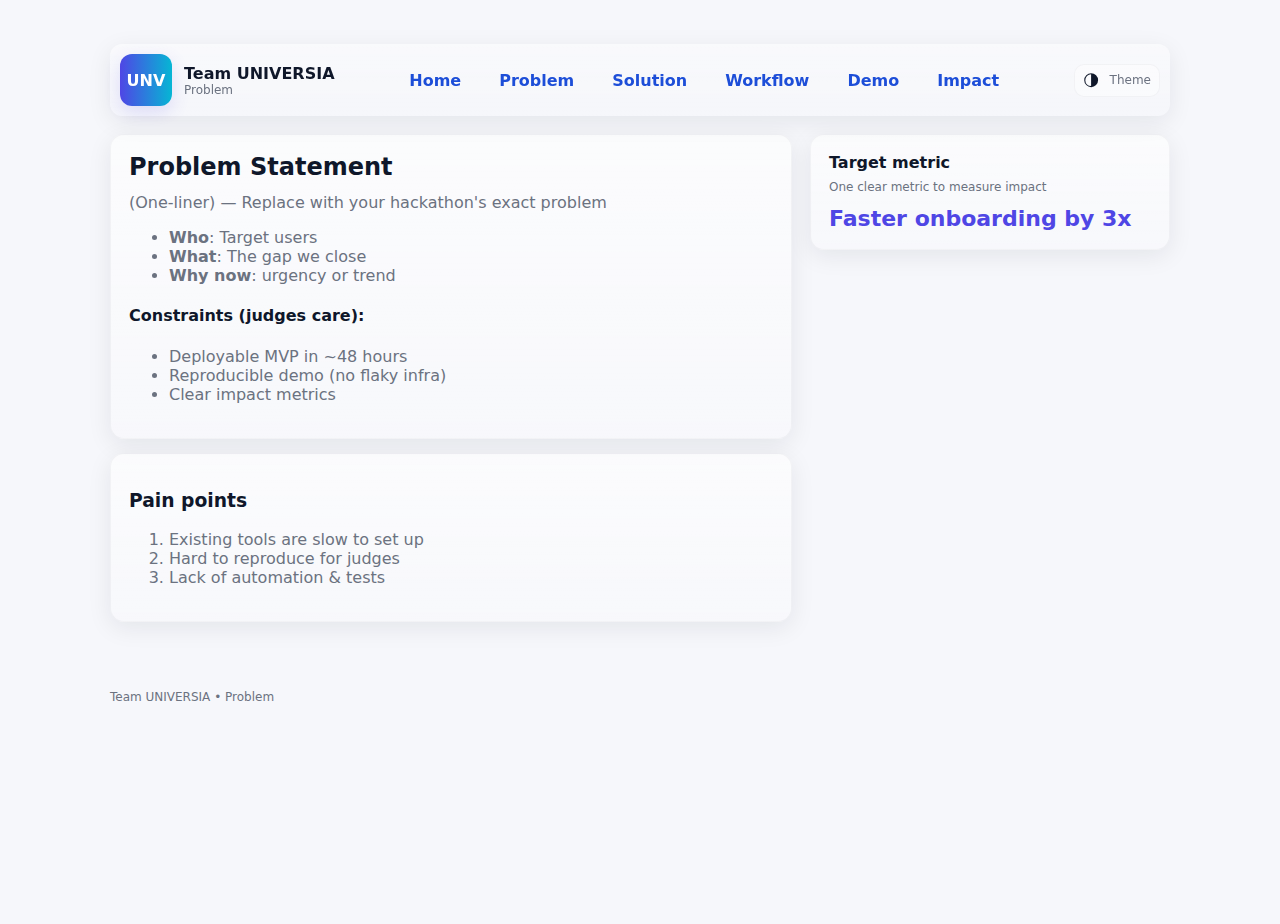
<file: problem.html>
<!doctype html>
<html lang="en" data-theme="light">
<head>
  <meta charset="utf-8"/><meta name="viewport" content="width=device-width,initial-scale=1"/>
  <title>Problem — Hackathon Pitch</title>
  <link rel="stylesheet" href="style.css"/>
</head>
<body>
  <div class="container">
    <div class="nav">
      <div class="brand"><div class="logo">UNV</div><div><div style="font-weight:800">Team UNIVERSIA</div><div class="small-muted">Problem</div></div></div>
      <div class="navlinks">
        <a href="index.html">Home</a>
        <a href="problem.html">Problem</a>
        <a href="solution.html">Solution</a>
        <a href="workflow.html">Workflow</a>
        <a href="demo.html">Demo</a>
        <a href="impact.html">Impact</a>
      </div>
      <div class="toggle" id="themeToggleP">🌗 <span class="small-muted">Theme</span></div>
    </div>

    <div class="page">
      <div class="section">
        <div class="left">
          <div class="card">
            <h2 style="margin:0">Problem Statement</h2>
            <p class="lead">(One-liner) — Replace with your hackathon's exact problem</p>
            <ul style="color:var(--muted)">
              <li><strong>Who</strong>: Target users</li>
              <li><strong>What</strong>: The gap we close</li>
              <li><strong>Why now</strong>: urgency or trend</li>
            </ul>

            <div style="margin-top:12px">
              <h4>Constraints (judges care):</h4>
              <ul style="color:var(--muted)">
                <li>Deployable MVP in ~48 hours</li>
                <li>Reproducible demo (no flaky infra)</li>
                <li>Clear impact metrics</li>
              </ul>
            </div>
          </div>

          <div class="card" style="margin-top:14px">
            <h3>Pain points</h3>
            <ol style="color:var(--muted)">
              <li>Existing tools are slow to set up</li>
              <li>Hard to reproduce for judges</li>
              <li>Lack of automation & tests</li>
            </ol>
          </div>
        </div>

        <div class="right">
          <div class="card">
            <div style="font-weight:700">Target metric</div>
            <div class="small-muted" style="margin-top:8px">One clear metric to measure impact</div>
            <div style="margin-top:12px;font-size:22px;font-weight:800;color:var(--accent-color)">Faster onboarding by 3x</div>
          </div>
        </div>
      </div>
    </div>

    <div style="height:40px"></div>
    <div class="footer"><div class="small-muted">Team UNIVERSIA • Problem</div><div></div></div>
  </div>

<script>
document.getElementById('themeToggleP').addEventListener('click', ()=>{
  const root = document.documentElement;
  const cur = root.getAttribute('data-theme') === 'light' ? 'dark' : 'light';
  root.setAttribute('data-theme', cur);
});
</script>
</body>
</html>
</file>
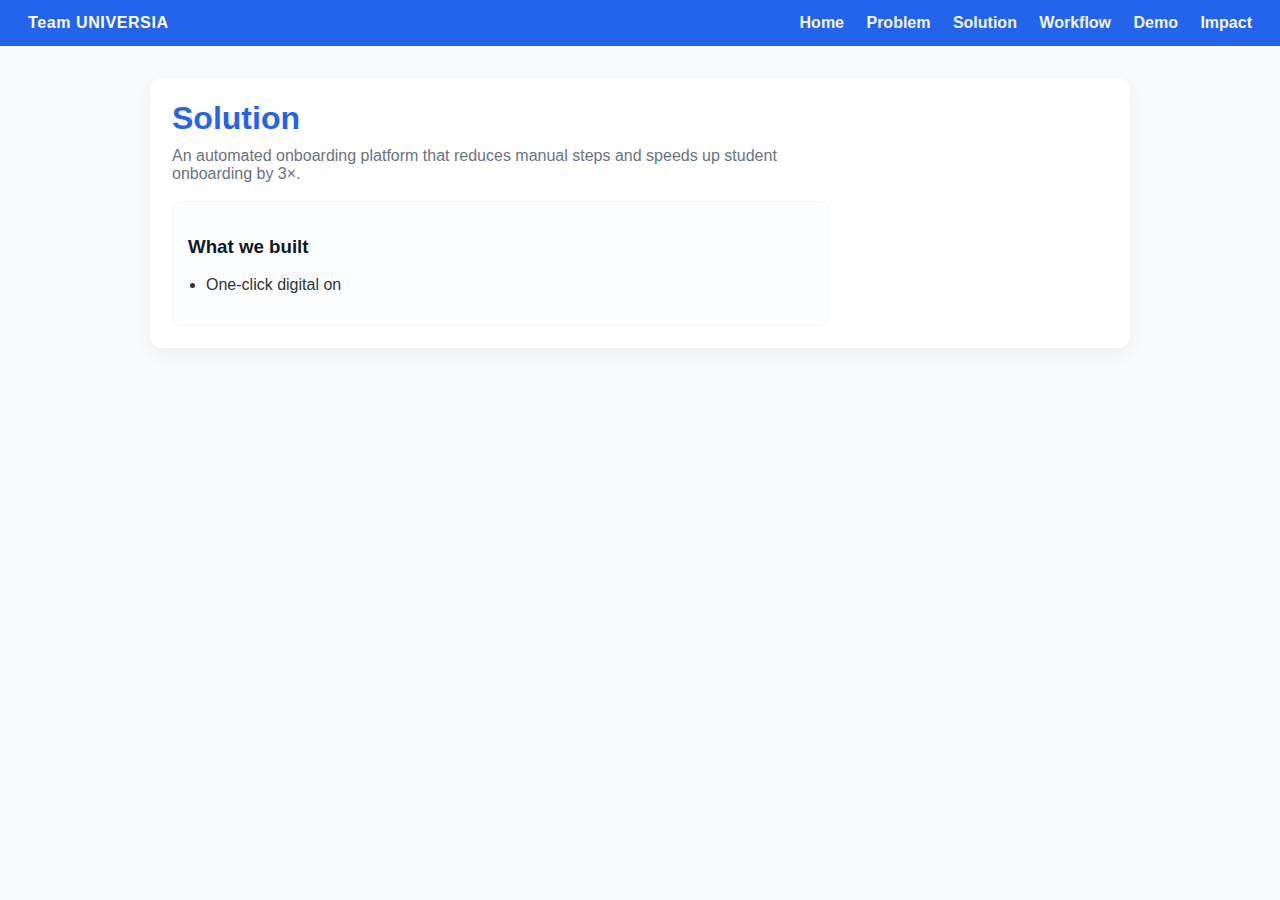
<file: solution.html>
<!DOCTYPE html>
<html lang="en">
<head>
  <meta charset="utf-8" />
  <meta name="viewport" content="width=device-width,initial-scale=1" />
  <title>Team UNIVERSIA — Solution</title>
  <style>
    :root{
      --brand:#2563eb;
      --bg:#f9fbfd;
      --card:#ffffff;
      --muted:#6b7280;
    }
    *{box-sizing:border-box}
    body{
      margin:0;
      font-family: Inter, "Segoe UI", Roboto, Arial, sans-serif;
      background:var(--bg);
      color:#111827;
      -webkit-font-smoothing:antialiased;
    }
    header{
      background:var(--brand);
      color:white;
      padding:14px 28px;
      display:flex;
      align-items:center;
      justify-content:space-between;
    }
    .logo{ font-weight:700; letter-spacing:0.6px; }
    nav a{
      color:white;
      text-decoration:none;
      margin-left:18px;
      font-weight:600;
      opacity:0.95;
    }
    nav a.active{
      outline:2px solid rgba(255,255,255,0.15);
      padding:6px 10px;
      border-radius:8px;
      background: rgba(255,255,255,0.06);
    }

    .wrap{
      max-width:980px;
      margin:32px auto;
      padding:22px;
      background:var(--card);
      border-radius:12px;
      box-shadow:0 6px 18px rgba(17,24,39,0.06);
    }

    h1{ color:var(--brand); margin:0 0 10px 0; }
    p.lead{ color:var(--muted); margin:8px 0 18px 0; }

    .grid{
      display:grid;
      grid-template-columns: 1fr 260px;
      gap:18px;
      align-items:start;
    }

    .card{
      background:#fbfdff;
      padding:16px;
      border-radius:10px;
      box-shadow: inset 0 0 0 1px rgba(37,99,235,0.03);
    }

    ul{ padding-left:18px; color:#333; }
    li{ margin:8px 0; }

    /* small screens */
    @media (max-width:900px){
      .grid{ grid-template-columns: 1fr; }
      .metrics{ order: -1; margin-bottom:8px; }
    }

    footer{
      text-align:center;
      padding:18px;
      color:var(--muted);
      margin-top:28px;
    }
  </style>
</head>
<body>
  <header>
    <div class="logo">Team UNIVERSIA</div>
    <nav aria-label="Main navigation">
      <a href="index.html">Home</a>
      <a href="problem.html">Problem</a>
      <a href="solution.html" id="nav-solution">Solution</a>
      <a href="workflow.html">Workflow</a>
      <a href="demo.html">Demo</a>
      <a href="impact.html">Impact</a>
    </nav>
  </header>

  <main class="wrap" role="main">
    <div class="grid">
      <section>
        <h1>Solution</h1>
        <p class="lead">An automated onboarding platform that reduces manual steps and speeds up student onboarding by 3×.</p>

        <div class="card" aria-live="polite">
          <h3>What we built</h3>
          <ul>
            <li>One-click digital on
</file>
<file: style.css>
:root{
  --bg: #f6f7fb;
  --card: #ffffff;
  --muted: #6b7280;
  --accent: linear-gradient(90deg,#4f46e5,#06b6d4);
  --glass: rgba(255,255,255,0.6);
  --glass-2: rgba(255,255,255,0.4);
  --shadow: 0 6px 24px rgba(16,24,40,0.08);
  --radius: 14px;
  --glass-border: rgba(15,23,42,0.04);
  --text: #0f172a;
  --link: #1d4ed8;
  --code-bg: #0b1220;
  --code-text: #e6eef8;
  --accent-color: #4f46e5;
  --glass-accent: rgba(79,70,229,0.08);
}

[data-theme="dark"]{
  --bg: #071025;
  --card: rgba(10,13,18,0.56);
  --muted: #9aa6bf;
  --accent: linear-gradient(90deg,#06b6d4,#8b5cf6);
  --glass: rgba(255,255,255,0.04);
  --glass-2: rgba(255,255,255,0.02);
  --shadow: 0 8px 30px rgba(2,6,23,0.65);
  --radius: 12px;
  --glass-border: rgba(255,255,255,0.03);
  --text: #e6eef8;
  --link: #7dd3fc;
  --code-bg: #071025;
  --code-text: #bfe9ff;
  --accent-color: #06b6d4;
  --glass-accent: rgba(6,182,212,0.06);
}

*{box-sizing:border-box}
html,body{height:100%;margin:0;font-family:Inter,ui-sans-serif,system-ui,-apple-system,"Segoe UI",Roboto,"Helvetica Neue",Arial;background:var(--bg);color:var(--text);-webkit-font-smoothing:antialiased}
a{color:var(--link);text-decoration:none}
.container{max-width:1100px;margin:24px auto;padding:20px}

/* Navbar */
.nav{
  display:flex;align-items:center;justify-content:space-between;gap:12px;
  background:linear-gradient(180deg, rgba(255,255,255,0.35), transparent);
  padding:10px;border-radius:12px;box-shadow:var(--shadow);backdrop-filter: blur(8px);
}
.brand{display:flex;align-items:center;gap:12px}
.logo{
  width:52px;height:52px;border-radius:12px;background:var(--accent);display:flex;align-items:center;justify-content:center;color:white;font-weight:700;box-shadow:0 6px 18px rgba(79,70,229,0.16)
}
.navlinks{display:flex;gap:14px;align-items:center}
.navlinks a{padding:8px 12px;border-radius:10px;font-weight:600}
.cta{background:var(--accent);color:white;padding:8px 14px;border-radius:12px;display:inline-flex;gap:8px;align-items:center}

/* Hero */
.hero{display:grid;grid-template-columns:1fr 360px;gap:24px;padding:28px;margin-top:18px}
@media(max-width:900px){.hero{grid-template-columns:1fr;padding:18px}.hero-right{display:none}}
.card{background:linear-gradient(180deg, rgba(255,255,255,0.6), rgba(255,255,255,0.2));border-radius:var(--radius);padding:18px;box-shadow:var(--shadow);border:1px solid var(--glass-border)}
.h1{font-size:28px;margin:8px 0 6px}
.lead{color:var(--muted);margin:12px 0}

/* Feature grid */
.grid{display:grid;grid-template-columns:repeat(3,1fr);gap:14px;margin-top:18px}
@media(max-width:900px){.grid{grid-template-columns:repeat(1,1fr)}}
.feature{padding:16px;border-radius:12px;background:var(--card);box-shadow:var(--shadow);border:1px solid var(--glass-border)}
.feature h4{margin:0}

/* code block visuals */
.code{
  background:var(--code-bg);
  color:var(--code-text);
  padding:12px;border-radius:10px;overflow:auto;font-family:SFMono-Regular,Consolas,monospace;font-size:13px;
  box-shadow: inset 0 -16px 40px rgba(2,6,23,0.2);
}

/* navigation footer */
.footer{margin-top:28px;display:flex;justify-content:space-between;align-items:center;color:var(--muted)}

/* small helpers */
.kv{display:flex;gap:10px;align-items:center}
.badge{padding:6px 10px;border-radius:999px;background:var(--glass-accent);font-weight:600;color:var(--accent-color)}

/* page content layout */
.page{margin-top:18px}
.section{display:flex;gap:18px;align-items:flex-start}
.left{flex:1}
.right{width:360px}

/* Demo UI small */
.input,textarea,button{font-family:inherit;padding:10px;border-radius:8px;border:1px solid var(--glass-border);background:transparent;color:var(--text)}
.btn{padding:10px 14px;border-radius:10px;border:none;background:var(--accent);color:#fff;cursor:pointer;font-weight:700}
.small{font-size:13px;color:var(--muted)}

/* theme toggle */
.toggle{display:inline-flex;align-items:center;gap:10px;cursor:pointer;padding:6px 8px;border-radius:10px;background:var(--glass-2);border:1px solid var(--glass-border)}
.small-muted{font-size:12px;color:var(--muted)}

/* nice cards in workflow */
.workflow-cards{display:flex;gap:12px;flex-wrap:wrap}
.step{flex:1;min-width:180px;padding:14px;border-radius:12px;background:linear-gradient(180deg,var(--card),transparent);border:1px solid var(--glass-border);box-shadow:var(--shadow)}
.step h5{margin:0 0 8px}

/* responsive for small devices */
@media(max-width:640px){
  .navlinks{display:none}
  .hero{grid-template-columns:1fr}
  .right{display:none}
}
</file>
